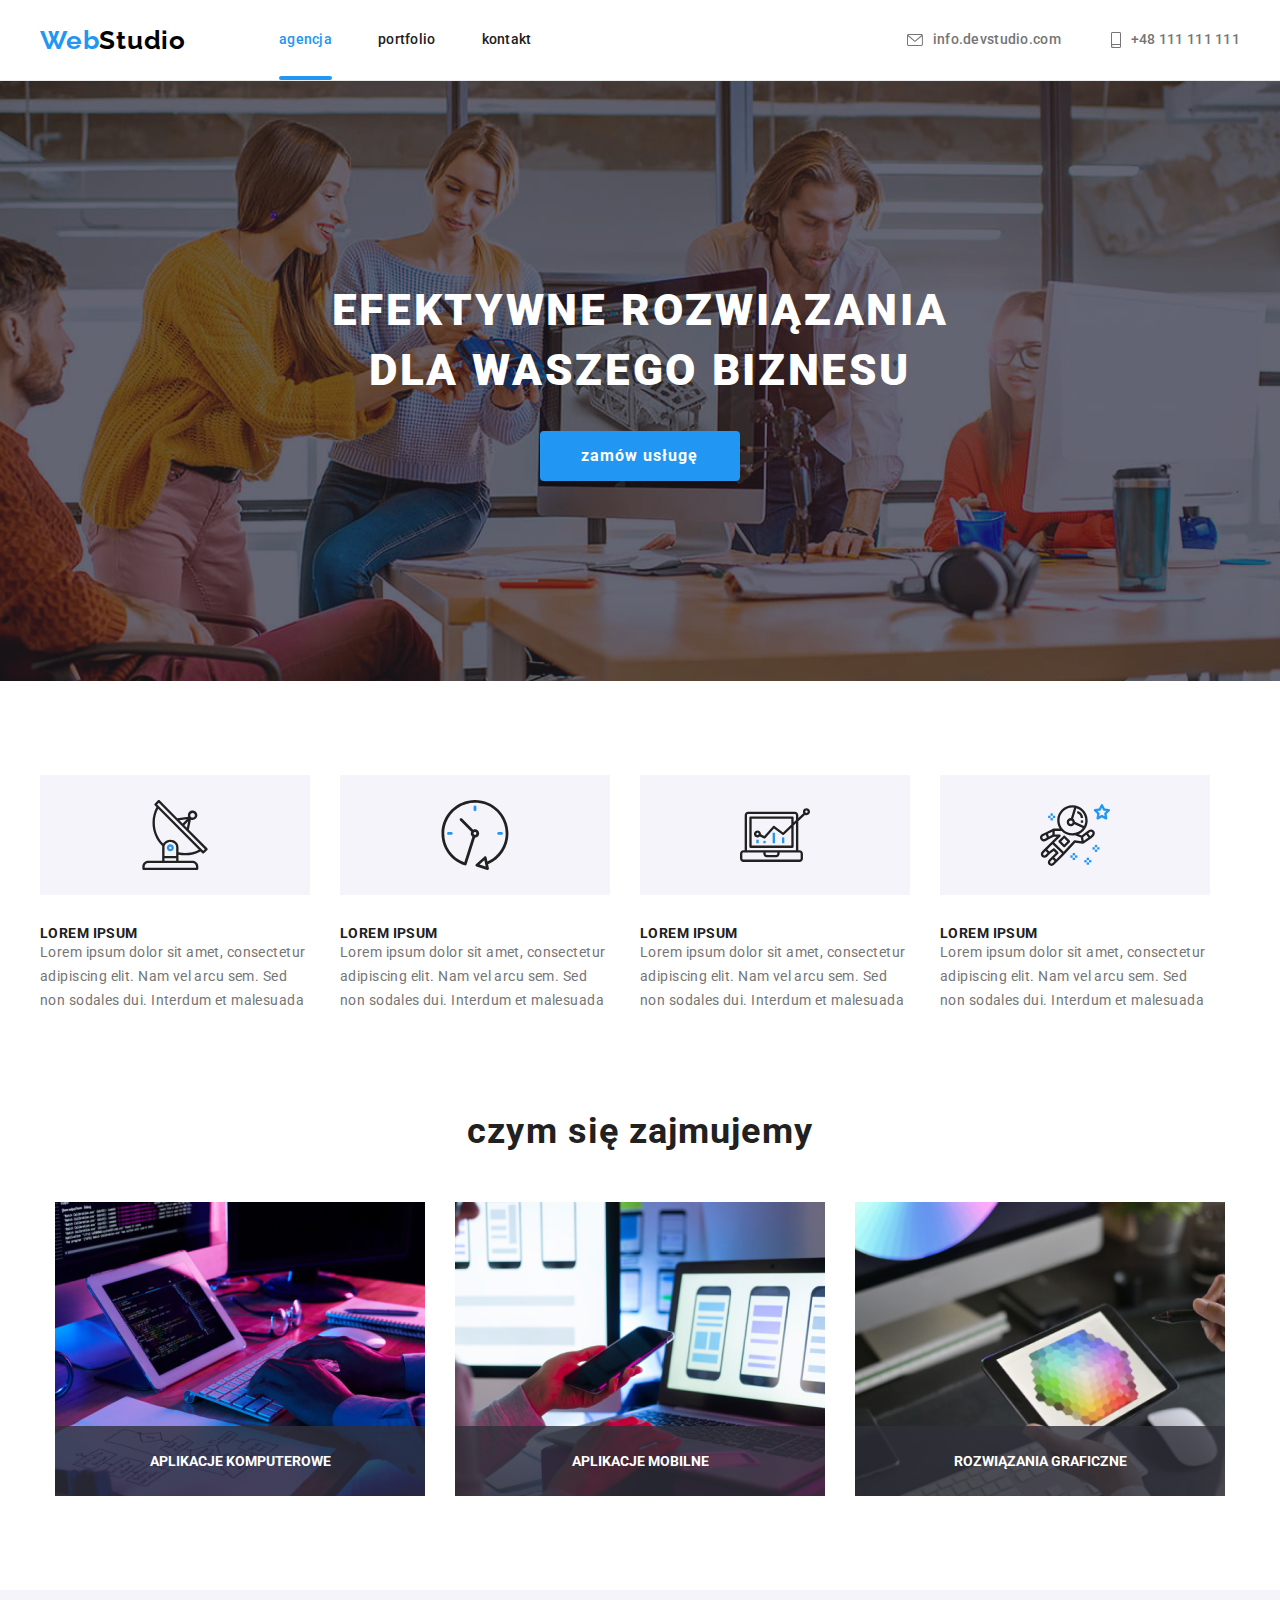
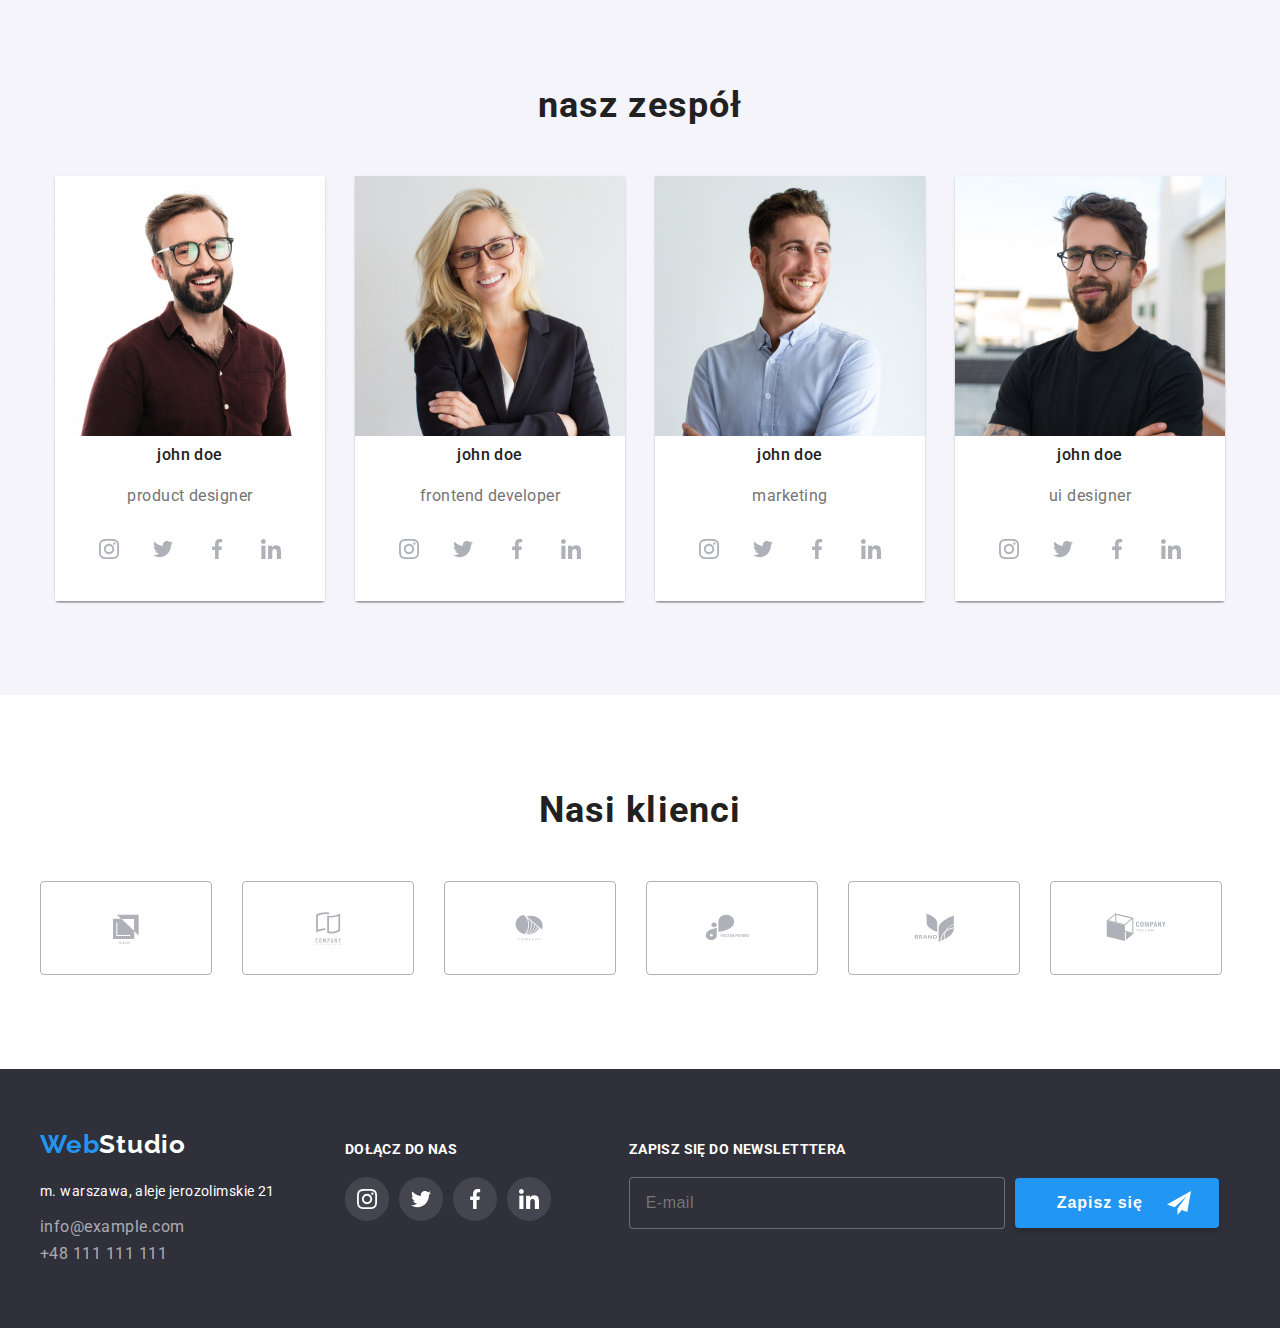
<file: index.html>
<!DOCTYPE html>
<html lang="pl">
  <head>
    <meta charset="UTF-8" />
    <meta http-equiv="X-UA-Compatible" content="IE=edge" />
    <meta name="viewport" content="width=device-width, initial-scale=1.0" />
    <title>webstudio</title>
    <link
      rel="stylesheet"
      href="https://cdnjs.cloudflare.com/ajax/libs/modern-normalize/1.1.0/modern-normalize.min.css"
      integrity="sha512-wpPYUAdjBVSE4KJnH1VR1HeZfpl1ub8YT/NKx4PuQ5NmX2tKuGu6U/JRp5y+Y8XG2tV+wKQpNHVUX03MfMFn9Q=="
      crossorigin="anonymous"
      referrerpolicy="no-referrer"
    />
    <link rel="stylesheet" href="css/styles.css" />
    <link rel="preconnect" href="https://fonts.googleapis.com" />
    <link rel="preconnect" href="https://fonts.gstatic.com" crossorigin />
    <link
      href="https://fonts.googleapis.com/css2?family=Raleway:wght@700&family=Roboto:wght@400;500;700;900&display=swap"
      rel="stylesheet"
    />
  </head>
  <body>
    <!-- header -->
    <header class="site-header">
      <div class="container flex-header">
        <div class="logo-links">
          <a class="logo" href="index.html">
            <span class="first-webstudio">Web</span
            ><span class="second-webstudio-header">Studio</span>
          </a>
          <nav>
            <ul class="header-links">
              <li>
                <a class="header-link active-link" href="index.html">agencja</a>
              </li>
              <li>
                <a class="header-link" href="portfolio.html">portfolio</a>
              </li>
              <li><a class="header-link" href="/kontakt">kontakt</a></li>
            </ul>
          </nav>
        </div>
        <ul class="contacts">
          <li class="contacts-svg">
            <a class="contact-mail" href="mailto:info.devstudio.com">
              <svg class="icon-envelope" width="16px" height="12px">
                <use href="./images/icons.svg#icon-envelope"></use>
              </svg>
              info.devstudio.com</a
            >
          </li>
          <li class="contacts-svg">
            <a class="contact-phone" href="tel:+48111111111">
              <svg class="icon-smartphone" width="10px" height="16px">
                <use href="./images/icons.svg#icon-smartphone-1"></use>
              </svg>
              +48 111 111 111
            </a>
          </li>
        </ul>
      </div>
    </header>
    <main>
      <section class="dark-bg">
        <div class="background-hero">
          <div class="background-gradient">
            <div class="header-and-button container">
              <h1 class="header">efektywne rozwiązania dla waszego biznesu</h1>
              <input
                class="main-button"
                type="button"
                value="zamów usługę"
                data-modal-open
              />
            </div>
          </div>
        </div>
      </section>
      <section>
        <div class="container">
          <ul class="text-list">
            <li class="whole-text">
              <div class="icons-background">
                <svg class="technology-svg" width="70px" height="70px">
                  <use href="./images/icons.svg#icon-antenna-1"></use>
                </svg>
              </div>
            </li>
            <li class="whole-text">
              <div class="icons-background">
                <svg class="technology-svg" width="70px" height="70px">
                  <use href="./images/icons.svg#icon-clock-1"></use>
                </svg>
              </div>
            </li>
            <li class="whole-text">
              <div class="icons-background">
                <svg class="technology-svg" width="70px" height="70px">
                  <use href="./images/icons.svg#icon-diagram-1"></use>
                </svg>
              </div>
            </li>
            <li class="whole-text">
              <div class="icons-background">
                <svg class="technology-svg" width="70px" height="70px">
                  <use href="./images/icons.svg#icon-astronaut-1"></use>
                </svg>
              </div>
            </li>
            <li class="whole-text">
              <h2 class="text-title">lorem ipsum</h2>
              <p class="text-description">
                Lorem ipsum dolor sit amet, consectetur adipiscing elit. Nam vel
                arcu sem. Sed non sodales dui. Interdum et malesuada
              </p>
            </li>
            <li class="whole-text">
              <h2 class="text-title">lorem ipsum</h2>
              <p class="text-description">
                Lorem ipsum dolor sit amet, consectetur adipiscing elit. Nam vel
                arcu sem. Sed non sodales dui. Interdum et malesuada
              </p>
            </li>
            <li class="whole-text">
              <h2 class="text-title">lorem ipsum</h2>
              <p class="text-description">
                Lorem ipsum dolor sit amet, consectetur adipiscing elit. Nam vel
                arcu sem. Sed non sodales dui. Interdum et malesuada
              </p>
            </li>
            <li class="whole-text">
              <h2 class="text-title">lorem ipsum</h2>
              <p class="text-description">
                Lorem ipsum dolor sit amet, consectetur adipiscing elit. Nam vel
                arcu sem. Sed non sodales dui. Interdum et malesuada
              </p>
            </li>
          </ul>
        </div>
      </section>
      <section>
        <div class="photos-about container">
          <h2 class="header-about">czym się zajmujemy</h2>

          <ul class="photos-list">
            <li>
              <div class="about-description">
                <img
                  class="about-photo"
                  src="images/keybord_and_paper.jpg"
                  alt="pracująca osoba pisząca na klawiaturze"
                  width="370"
                  height="294"
                />
                <div class="about-overlay">
                  <p class="photo-description-about">aplikacje komputerowe</p>
                </div>
              </div>
            </li>
            <li>
              <div class="about-description">
                <img
                  class="about-photo"
                  src="images/phone_and_laptop.jpg"
                  alt="osoba sprawdzająca telefon"
                  width="370"
                  height="294"
                />
                <div class="about-overlay">
                  <p class="photo-description-about">aplikacje mobilne</p>
                </div>
              </div>
            </li>
            <li>
              <div class="about-description">
                <img
                  class="about-photo"
                  src="images/tablet.jpg"
                  alt="osoba projektuje coś na tablecie"
                  width="370"
                  height="294"
                />
                <div class="about-overlay">
                  <p class="photo-description-about">rozwiązania graficzne</p>
                </div>
              </div>
            </li>
          </ul>
        </div>
      </section>
      <section class="team section">
        <div class="container">
          <h2 class="team-header">nasz zespół</h2>
          <ul class="team-list">
            <li class="team-item">
              <figure class="team-image">
                <img
                  class="team-image"
                  src="images/product_designer.jpg"
                  alt="product designer"
                  width="270"
                  height="260"
                />
                <figcaption>
                  <h3 class="team-name">john doe</h3>
                  <p class="team-job">product designer</p>
                  <div class="social-medias">
                    <div class="social-medias-background">
                      <svg class="team-social-icon" width="20px" height="20px">
                        <use href="./images/icons.svg#icon-instagram-2"></use>
                      </svg>
                    </div>
                    <div class="social-medias-background">
                      <svg class="team-social-icon" width="20px" height="20px">
                        <use href="./images/icons.svg#icon-twitter-1"></use>
                      </svg>
                    </div>
                    <div class="social-medias-background">
                      <svg class="team-social-icon" width="20px" height="20px">
                        <use href="./images/icons.svg#icon-facebook-1"></use>
                      </svg>
                    </div>
                    <div class="social-medias-background">
                      <svg class="team-social-icon" width="20px" height="20px">
                        <use href="./images/icons.svg#icon-linkedin-1"></use>
                      </svg>
                    </div>
                  </div>
                </figcaption>
              </figure>
            </li>
            <li class="team-item">
              <figure class="team-image">
                <img
                  class="team-image"
                  src="images/frontend_developer.jpg"
                  alt="frontend developer"
                  width="270"
                  height="260"
                />
                <figcaption>
                  <h3 class="team-name">john doe</h3>
                  <p class="team-job">frontend developer</p>
                  <div class="social-medias">
                    <div class="social-medias-background">
                      <svg class="team-social-icon" width="20px" height="20px">
                        <use href="./images/icons.svg#icon-instagram-2"></use>
                      </svg>
                    </div>
                    <div class="social-medias-background">
                      <svg class="team-social-icon" width="20px" height="20px">
                        <use href="./images/icons.svg#icon-twitter-1"></use>
                      </svg>
                    </div>
                    <div class="social-medias-background">
                      <svg class="team-social-icon" width="20px" height="20px">
                        <use href="./images/icons.svg#icon-facebook-1"></use>
                      </svg>
                    </div>
                    <div class="social-medias-background">
                      <svg class="team-social-icon" width="20px" height="20px">
                        <use href="./images/icons.svg#icon-linkedin-1"></use>
                      </svg>
                    </div>
                  </div>
                </figcaption>
              </figure>
            </li>
            <li class="team-item">
              <figure class="team-image">
                <img
                  class="team-image"
                  src="images/marketing.jpg"
                  alt="marketing"
                  width="270"
                  height="260"
                />
                <figcaption>
                  <h3 class="team-name">john doe</h3>
                  <p class="team-job">marketing</p>
                  <div class="social-medias">
                    <div class="social-medias-background">
                      <svg class="team-social-icon" width="20px" height="20px">
                        <use href="./images/icons.svg#icon-instagram-2"></use>
                      </svg>
                    </div>
                    <div class="social-medias-background">
                      <svg class="team-social-icon" width="20px" height="20px">
                        <use href="./images/icons.svg#icon-twitter-1"></use>
                      </svg>
                    </div>
                    <div class="social-medias-background">
                      <svg class="team-social-icon" width="20px" height="20px">
                        <use href="./images/icons.svg#icon-facebook-1"></use>
                      </svg>
                    </div>
                    <div class="social-medias-background">
                      <svg class="team-social-icon" width="20px" height="20px">
                        <use href="./images/icons.svg#icon-linkedin-1"></use>
                      </svg>
                    </div>
                  </div>
                </figcaption>
              </figure>
            </li>
            <li class="team-item">
              <figure class="team-image">
                <img
                  class="team-image"
                  src="images/ui_designer.jpg"
                  alt="ui designer"
                  width="270"
                  height="260"
                />
                <figcaption>
                  <h3 class="team-name">john doe</h3>
                  <p class="team-job">ui designer</p>
                  <div class="social-medias">
                    <div class="social-medias-background">
                      <svg class="team-social-icon" width="20px" height="20px">
                        <use href="./images/icons.svg#icon-instagram-2"></use>
                      </svg>
                    </div>
                    <div class="social-medias-background">
                      <svg class="team-social-icon" width="20px" height="20px">
                        <use href="./images/icons.svg#icon-twitter-1"></use>
                      </svg>
                    </div>
                    <div class="social-medias-background">
                      <svg class="team-social-icon" width="20px" height="20px">
                        <use href="./images/icons.svg#icon-facebook-1"></use>
                      </svg>
                    </div>
                    <div class="social-medias-background">
                      <svg class="team-social-icon" width="20px" height="20px">
                        <use href="./images/icons.svg#icon-linkedin-1"></use>
                      </svg>
                    </div>
                  </div>
                </figcaption>
              </figure>
            </li>
          </ul>
        </div>
      </section>
      <section class="section">
        <div class="container">
          <h2 class="our-customers">Nasi klienci</h2>
          <ul class="clients-list">
            <li class="client">
              <div class="client-box">
                <svg class="client-logo" width="106" height="60">
                  <use href="./images/icons.svg#icon-Client-1"></use>
                </svg>
              </div>
            </li>
            <li class="client">
              <div class="client-box">
                <svg class="client-logo" width="106" height="60">
                  <use href="./images/icons.svg#icon-Client-2"></use>
                </svg>
              </div>
            </li>
            <li class="client">
              <div class="client-box">
                <svg class="client-logo" width="106" height="60">
                  <use href="./images/icons.svg#icon-Client-3"></use>
                </svg>
              </div>
            </li>
            <li class="client">
              <div class="client-box">
                <svg class="client-logo" width="106" height="60">
                  <use href="./images/icons.svg#icon-Client-4"></use>
                </svg>
              </div>
            </li>
            <li class="client">
              <div class="client-box">
                <svg class="client-logo" width="106" height="60">
                  <use href="./images/icons.svg#icon-Client-5"></use>
                </svg>
              </div>
            </li>
            <li class="client">
              <div class="client-box">
                <svg class="client-logo" width="106" height="60">
                  <use href="./images/icons.svg#icon-Client-6"></use>
                </svg>
              </div>
            </li>
          </ul>
        </div>
      </section>
    </main>
    <div class="footer-background">
      <footer class="footer">
        <div class="footer-wrapper container">
          <div>
            <h2>
              <a class="logo" href="index.html">
                <span class="first-webstudio">Web</span
                ><span class="second-webstudio-footer">Studio</span></a
              >
            </h2>

            <address class="footer-links">
              <ul class="footer-list">
                <li>
                  <p class="address">m. warszawa, aleje jerozolimskie 21</p>
                </li>
                <li>
                  <a class="footer-link" href="mailto:info@example.com"
                    >info@example.com</a
                  >
                </li>
                <li>
                  <a class="footer-link" href="tel:+48111111111"
                    >+48 111 111 111</a
                  >
                </li>
              </ul>
            </address>
          </div>
          <div>
            <ul class="footer-medias">
              <li>
                <h3 class="join-us">dołącz do nas</h3>
                <div class="social-medias-footer">
                  <div class="social-medias-background">
                    <svg class="team-social-icon" width="20px" height="20px">
                      <use href="./images/icons.svg#icon-instagram-2"></use>
                    </svg>
                  </div>
                  <div class="social-medias-background">
                    <svg class="team-social-icon" width="20px" height="20px">
                      <use href="./images/icons.svg#icon-twitter-1"></use>
                    </svg>
                  </div>
                  <div class="social-medias-background">
                    <svg class="team-social-icon" width="20px" height="20px">
                      <use href="./images/icons.svg#icon-facebook-1"></use>
                    </svg>
                  </div>
                  <div class="social-medias-background">
                    <svg class="team-social-icon" width="20px" height="20px">
                      <use href="./images/icons.svg#icon-linkedin-1"></use>
                    </svg>
                  </div>
                </div>
              </li>
            </ul>
          </div>
          <div class="newsletter-section">
            <h3 class="sign-newsletter">zapisz się do newsletttera</h3>
            <div class="newsletter-wrapper">
              <div class="newsletter-item">
                <form>
                  <label class="email-footer" for="email">
                    <input
                    class="email-footer-description"
                      type="text"
                      name="email"
                      id="mail"
                      placeholder="E-mail"
                    />
                  </label>
                </form>
              </div>
              <div class="newsletter-item">
                <button class="button-footer" type="submit">
                  Zapisz się
                  <svg width="24" height="24" class="footer-icon">
                    <use href="./images/icons.svg#icon-send"></use>
                  </svg>
                </button>
              </div>
            </div>
          </div>
        </div>
      </footer>
    </div>
    <div class="backdrop is-hidden" data-modal>
      <div class="modal">
        <button class="modal-close" data-modal-close>&#10008;</button>

        <h4 class="modal-name">Zostaw swoje dane w formularzu poniżej</h4>

        <form class="contact-form" autocomplete="on">
          <div>
            <label class="label-description" for="name">
              Imie
              <svg width="18" height="18" class="form-icon">
                <use href="./images/icons.svg#icon-person-black"></use>
              </svg>
              <input
                class="form-description"
                type="text"
                name="name"
                id="name"
              />
            </label>
          </div>

          <div>
            <label class="label-description" for="tel">
              Telefon
              <svg width="18" height="18" class="form-icon">
                <use href="./images/icons.svg#icon-phone-black"></use>
              </svg>
              <input class="form-description" type="text" name="tel" id="tel" />
            </label>
          </div>

          <div>
            <label class="label-description" for="email">
              Email
              <svg width="18" height="18" class="form-icon">
                <use href="./images/icons.svg#icon-email-black"></use>
              </svg>
              <input
                class="form-description"
                type="text"
                name="email"
                id="email"
              />
            </label>
          </div>

          <div>
            <label class="label-description" for="comment">
              Komentarz
              <textarea
                class="form-comment"
                name="comment"
                placeholder="Wprowadź tekst"
                id="comment"
              ></textarea>
            </label>
          </div>
          <div class="statute">
            <label for="statute_form" class="statute-form">
              <input
                class="checkbox"
                type="checkbox"
                name="statute"
                id="statute_form"
              />
              <svg width="16" height="15" class="form-icon-check">
                <use href="./images/icons.svg#icon-check"></use>
              </svg>
              <span class="statute-info">
                Oświadczam iż akceptuję
                <a class="statute-link" href="#"> Regulamin </a>
                i
                <a class="statute-link" href="#">Politykę Prywatności.</a></span
              >
            </label>
            <button class="button-statute" type="submit">Wyślij</button>
          </div>
        </form>
      </div>
    </div>
    <script src="./js/modal.js"></script>
  </body>
</html>
</file>
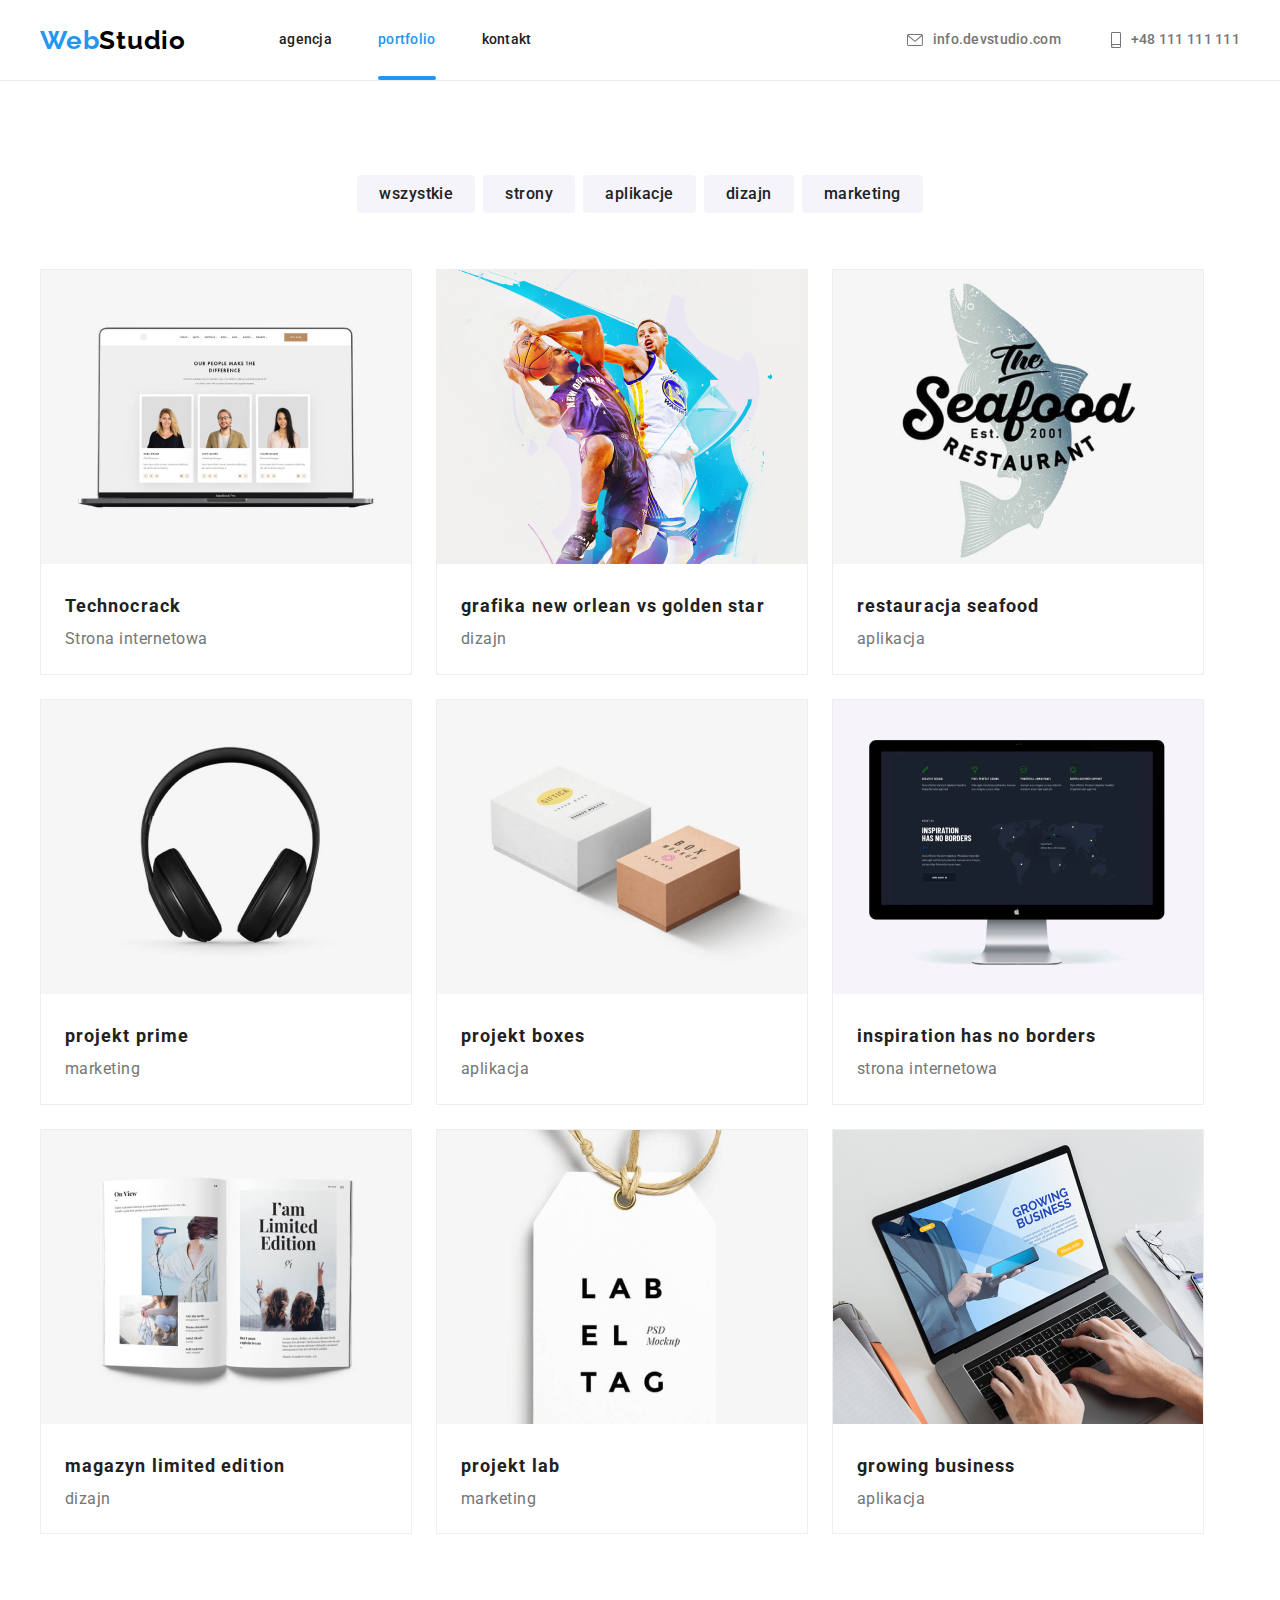
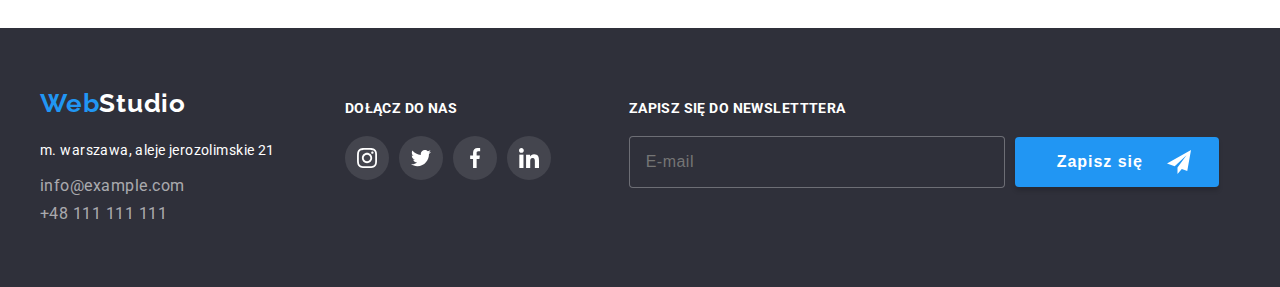
<file: portfolio.html>
<!DOCTYPE html>
<html lang="pl">
  <head>
    <meta charset="UTF-8" />
    <meta http-equiv="X-UA-Compatible" content="IE=edge" />
    <meta name="viewport" content="width=device-width, initial-scale=1.0" />
    <title>webstudio</title>
    <link
      rel="stylesheet"
      href="https://cdnjs.cloudflare.com/ajax/libs/modern-normalize/1.1.0/modern-normalize.min.css"
      integrity="sha512-wpPYUAdjBVSE4KJnH1VR1HeZfpl1ub8YT/NKx4PuQ5NmX2tKuGu6U/JRp5y+Y8XG2tV+wKQpNHVUX03MfMFn9Q=="
      crossorigin="anonymous"
      referrerpolicy="no-referrer"
    />
    <link rel="stylesheet" href="css/styles.css" />
    <link rel="preconnect" href="https://fonts.googleapis.com" />
    <link rel="preconnect" href="https://fonts.gstatic.com" crossorigin />
    <link
      href="https://fonts.googleapis.com/css2?family=Raleway:wght@700&family=Roboto:wght@400;500;700;900&display=swap"
      rel="stylesheet"
    />
  </head>
  <body>
    <!-- header -->
    <header class="site-header">
      <div class="container flex-header">
        <div class="logo-links">
          <a class="logo" href="index.html">
            <span class="first-webstudio">Web</span
            ><span class="second-webstudio-header">Studio</span>
          </a>
          <nav>
            <ul class="header-links">
              <li><a class="header-link" href="index.html">agencja</a></li>
              <li>
                <a class="header-link active-link-2" href="portfolio.html"
                  >portfolio</a
                >
              </li>
              <li><a class="header-link" href="/kontakt">kontakt</a></li>
            </ul>
          </nav>
        </div>
        <ul class="contacts">
          <li class="contacts-svg">
            <a class="contact-mail" href="mailto:info.devstudio.com">
              <svg class="icon-envelope" width="16px" height="12px">
                <use href="./images/icons.svg#icon-envelope"></use>
              </svg>
              info.devstudio.com</a
            >
          </li>
          <li class="contacts-svg">
            <a class="contact-phone" href="tel:+48111111111">
              <svg class="icon-smartphone" width="10px" height="16px">
                <use href="./images/icons.svg#icon-smartphone-1"></use>
              </svg>
              +48 111 111 111
            </a>
          </li>
        </ul>
      </div>
    </header>
    <main>
      <section>
        <div class="container">
          <ul class="header-navigation">
            <li>
              <input class="filter-button" type="button" value="wszystkie" />
            </li>
            <li>
              <input class="filter-button" type="button" value="strony" />
            </li>
            <li>
              <input class="filter-button" type="button" value="aplikacje" />
            </li>
            <li>
              <input class="filter-button" type="button" value="dizajn" />
            </li>
            <li>
              <input class="filter-button" type="button" value="marketing" />
            </li>
          </ul>
        </div>
      </section>
      <section class="projects">
        <div class="container">
          <ul class="projects-list">
            <li class="projects-item hidden-description">
              <figure class="projects-photo">
                <div class="box-figure">
                  <img
                    src="images/technocrack.jpg"
                    width="370"
                    height="294"
                    alt="Technocrack"
                  />
                  <div class="overlay-figure">
                    <p>
                      Technocrack jest popularną platformą wykorzystywaną do
                      rozpowszechniania koronawirusa. Firmy wykorzystują tę
                      platformę do celów szpiegowskich i ataków na
                      niezabezpieczone serwery konkurencji
                    </p>
                  </div>
                </div>
                <figcaption class="projects-description z-index-description">
                  <h3 class="projects-title">Technocrack</h3>
                  <span class="projects-category">Strona internetowa</span>
                </figcaption>
              </figure>
            </li>
            <li class="projects-item hidden-description">
              <figure class="projects-photo">
                <div class="box-figure">
                  <img
                    src="images/graphic.jpg"
                    width="370"
                    height="294"
                    alt="grafika new orlean vs golden star"
                  />
                  <div class="overlay-figure">
                    <p>
                      Technocrack jest popularną platformą wykorzystywaną do
                      rozpowszechniania koronawirusa. Firmy wykorzystują tę
                      platformę do celów szpiegowskich i ataków na
                      niezabezpieczone serwery konkurencji
                    </p>
                  </div>
                </div>
                <figcaption class="projects-description z-index-description">
                  <h3 class="projects-title">
                    grafika new orlean vs golden star
                  </h3>
                  <span class="projects-category">dizajn</span>
                </figcaption>
              </figure>
            </li>
            <li class="projects-item hidden-description">
              <figure class="projects-photo">
                <div class="box-figure">
                <img
                  src="images/restaurant.jpg"
                  width="370"
                  height="294"
                  alt="restauracja seafood"
                />
                <div class="overlay-figure">
                    <p>
                      Technocrack jest popularną platformą wykorzystywaną do
                      rozpowszechniania koronawirusa. Firmy wykorzystują tę
                      platformę do celów szpiegowskich i ataków na
                      niezabezpieczone serwery konkurencji
                    </p>
                  </div>
                </div>
                <figcaption class="projects-description z-index-description">
                  <h3 class="projects-title">restauracja seafood</h3>
                  <span class="projects-category">aplikacja</span>
                </figcaption>
              </figure>
            </li>
            <li class="projects-item hidden-description">
              <figure class="projects-photo">
                <div class="box-figure">
                <img
                  src="images/project_prime.jpg"
                  width="370"
                  height="294"
                  alt="projekt prime"
                />
                <div class="overlay-figure">
                    <p>
                      Technocrack jest popularną platformą wykorzystywaną do
                      rozpowszechniania koronawirusa. Firmy wykorzystują tę
                      platformę do celów szpiegowskich i ataków na
                      niezabezpieczone serwery konkurencji
                    </p>
                  </div>
                </div>
                <figcaption class="projects-description z-index-description">
                  <h3 class="projects-title">projekt prime</h3>
                  <span class="projects-category">marketing</span>
                </figcaption>
              </figure>
            </li>
            <li class="projects-item hidden-description">
              <figure class="projects-photo">
                <div class="box-figure">
                <img
                  src="images/project_boxes.jpg"
                  width="370"
                  height="294"
                  alt="projekt boxes"
                />
                <div class="overlay-figure">
                    <p>
                      Technocrack jest popularną platformą wykorzystywaną do
                      rozpowszechniania koronawirusa. Firmy wykorzystują tę
                      platformę do celów szpiegowskich i ataków na
                      niezabezpieczone serwery konkurencji
                    </p>
                  </div>
                </div>
                <figcaption class="projects-description z-index-description">
                  <h3 class="projects-title">projekt boxes</h3>
                  <span class="projects-category">aplikacja</span>
                </figcaption>
              </figure>
            </li>
            <li class="projects-item hidden-description">
              <figure class="projects-photo">
                <div class="box-figure">
                <img
                  src="images/inspiration.jpg"
                  width="370"
                  height="294"
                  alt="inspiration has no borders"
                />
                <div class="overlay-figure">
                    <p>
                      Technocrack jest popularną platformą wykorzystywaną do
                      rozpowszechniania koronawirusa. Firmy wykorzystują tę
                      platformę do celów szpiegowskich i ataków na
                      niezabezpieczone serwery konkurencji
                    </p>
                  </div>
                </div>
                <figcaption class="projects-description z-index-description">
                  <h3 class="projects-title">inspiration has no borders</h3>
                  <span class="projects-category">strona internetowa</span>
                </figcaption>
              </figure>
            </li>
            <li class="projects-item hidden-description">
              <figure class="projects-photo">
                <div class="box-figure">
                <img
                  src="images/magazine.jpg"
                  width="370"
                  height="294"
                  alt="magazyn limited edition"
                />
                <div class="overlay-figure">
                    <p>
                      Technocrack jest popularną platformą wykorzystywaną do
                      rozpowszechniania koronawirusa. Firmy wykorzystują tę
                      platformę do celów szpiegowskich i ataków na
                      niezabezpieczone serwery konkurencji
                    </p>
                  </div>
                </div>
                <figcaption class="projects-description z-index-description">
                  <h3 class="projects-title">magazyn limited edition</h3>
                  <span class="projects-category">dizajn</span>
                </figcaption>
              </figure>
            </li>
            <li class="projects-item hidden-description">
              <figure class="projects-photo">
                <div class="box-figure">
                <img
                  src="images/project_lab.jpg"
                  width="370"
                  height="294"
                  alt="projekt lab"
                />
                <div class="overlay-figure">
                    <p>
                      Technocrack jest popularną platformą wykorzystywaną do
                      rozpowszechniania koronawirusa. Firmy wykorzystują tę
                      platformę do celów szpiegowskich i ataków na
                      niezabezpieczone serwery konkurencji
                    </p>
                  </div>
                </div>
                <figcaption class="projects-description z-index-description">
                  <h3 class="projects-title">projekt lab</h3>
                  <span class="projects-category">marketing</span>
                </figcaption>
              </figure>
            </li>
            <li class="projects-item hidden-description">
              <figure class="projects-photo">
                <div class="box-figure">
                <img
                  src="images/growing_b.jpg"
                  width="370"
                  height="294"
                  alt="growing business"
                />
                <div class="overlay-figure">
                    <p>
                      Technocrack jest popularną platformą wykorzystywaną do
                      rozpowszechniania koronawirusa. Firmy wykorzystują tę
                      platformę do celów szpiegowskich i ataków na
                      niezabezpieczone serwery konkurencji
                    </p>
                  </div>
                </div>
                <figcaption class="projects-description z-index-description">
                  <h3 class="projects-title">growing business</h3>
                  <span class="projects-category">aplikacja</span>
                </figcaption>
              </figure>
            </li>
          </ul>
        </div>
      </section>
    </main>
    <div class="footer-background">
      <footer class="footer">
        <div class="footer-wrapper container">
          <div>
            <h2>
              <a class="logo" href="index.html">
                <span class="first-webstudio">Web</span
                ><span class="second-webstudio-footer">Studio</span></a
              >
            </h2>

            <address class="footer-links">
              <ul class="footer-list">
                <li>
                  <p class="address">m. warszawa, aleje jerozolimskie 21</p>
                </li>
                <li>
                  <a class="footer-link" href="mailto:info@example.com"
                    >info@example.com</a
                  >
                </li>
                <li>
                  <a class="footer-link" href="tel:+48111111111"
                    >+48 111 111 111</a
                  >
                </li>
              </ul>
            </address>
          </div>
          <div>
            <ul class="footer-medias">
              <li>
                <h3 class="join-us">dołącz do nas</h3>
                <div class="social-medias-footer">
                  <div class="social-medias-background">
                    <svg class="team-social-icon" width="20px" height="20px">
                      <use href="./images/icons.svg#icon-instagram-2"></use>
                    </svg>
                  </div>
                  <div class="social-medias-background">
                    <svg class="team-social-icon" width="20px" height="20px">
                      <use href="./images/icons.svg#icon-twitter-1"></use>
                    </svg>
                  </div>
                  <div class="social-medias-background">
                    <svg class="team-social-icon" width="20px" height="20px">
                      <use href="./images/icons.svg#icon-facebook-1"></use>
                    </svg>
                  </div>
                  <div class="social-medias-background">
                    <svg class="team-social-icon" width="20px" height="20px">
                      <use href="./images/icons.svg#icon-linkedin-1"></use>
                    </svg>
                  </div>
                </div>
              </li>
            </ul>
          </div>
          <div class="newsletter-section">
            <h3 class="sign-newsletter">zapisz się do newsletttera</h3>
            <div class="newsletter-wrapper">
              <div class="newsletter-item">
                <form>
                  <label class="email-footer" for="email">
                    <input
                    class="email-footer-description"
                      type="text"
                      name="mail"
                      id="mail"
                      placeholder="E-mail"
                    />
                  </label>
                </form>
              </div>
              <div class="newsletter-item">
                <button class="button-footer" type="submit">
                  Zapisz się
                  <svg width="24" height="24" class="footer-icon">
                    <use href="./images/icons.svg#icon-send"></use>
                  </svg>
                </button>
              </div>
            </div>
          </div>
        </div>
      </footer>
    </div>
  </body>
</html>
</file>
<file: css/styles.css>
:root {
  --brand-color: #212121;
  --white-color: #ffffff;
  --blue-color: #2196f3;
  --grey-color: #2f303a;
  --white2-color: #f5f4fa;
  --brown-color: #757575;
  --black-color: #000000;
  --border-color: #ececec;
  --social-media-color: #afb1b8;
}
* {
  margin: 0px;
  padding: 0px;
}
body {
  font-family: "roboto", "sans-serif";
  color: #212121;
}
.container {
  max-width: 1200px;
  margin: 0 auto;
  padding-left: 15px;
  padding-right: 15px;
}
.section {
  padding-bottom: 94px;
  padding-top: 94px;
}

/* header */
.logo {
  text-decoration: none;
  cursor: pointer;
}

.first-webstudio {
  color: var(--blue-color);
  font-family: "Raleway", sans-serif;
  font-weight: 700;
  font-size: 26px;
  line-height: 1.19;
  letter-spacing: 0.03em;
}
.second-webstudio-header {
  color: var(--black-color);
  font-family: "Raleway", sans-serif;
  font-weight: 700;
  font-size: 26px;
  line-height: 1.19;
  letter-spacing: 0.03em;
}

.logo:focus {
  color: var(--blue-color);
}
.header-links {
  list-style: none;
}
.header-link {
  color: var(--brand-color);
  font-weight: 500;
  font-size: 14px;
  line-height: 1.14;
  letter-spacing: 0.02em;
  text-decoration: none;
}
.header-link:hover {
  color: var(--blue-color);
}
.contacts {
  list-style: none;
}
.contact-mail,
.contact-phone {
  font-family: "roboto", sans-serif;
  font-weight: 500;
  font-size: 14px;
  line-height: 1.14;
  letter-spacing: 0.02em;
  text-decoration: none;
  color: var(--brown-color);
}

.contact-mail:hover {
  color: var(--blue-color);
}
.contact-phone:hover {
  color: var(--blue-color);
}
/* title button */

.background-hero {
  background-image: url("../images/background_photo.jpg");
  background-position: center;
  background-size: cover;
  margin: 0 auto;
  max-width: 1600px;
}
.background-gradient {
background: rgba(47, 48, 58, 0.4);
}
.header-and-button {
  display: flex;
  align-items: center;
  flex-direction: column;
  justify-content: center;
  padding-top: 200px;
  padding-bottom: 200px;
}
.header {
  color: var(--white-color);
  font-weight: 900;
  font-size: 44px;
  line-height: 1.36;
  letter-spacing: 0.06em;
  text-transform: uppercase;
  text-align: center;
  width: 696px;
  height: 120px;
}
.main-button {
  cursor: pointer;
  color: var(--white-color);
  font-weight: 700;
  font-size: 16px;
  line-height: 1.89;
  letter-spacing: 0.06em;
  background: #2196f3;
  box-shadow: 0px 4px 4px rgba(0, 0, 0, 0.15);
  border-radius: 4px;
  border: none;
  font-family: inherit;
  padding: 10px 42px 10px 41px;
  margin-top: 30px;
}
.text-list {
  list-style: none;
  display: flex;
  padding: 0px;
  margin: 0px;
  gap: 30px;
  padding-top: 94px;
  /* padding-left: 15px; */
  flex-wrap: wrap;
  max-width: 1215px;
  align-items: center;
}
.icons-background {
  width: 270px;
  height: 120px;
  background-color: var(--white2-color);
  display: flex;
  align-items: center;
  justify-content: center;
}

.whole-text {
  display: inline-block;
}
.text-title {
  color: var(--brand-color);
  font-weight: 700;
  font-size: 14px;
  line-height: 1.17;
  letter-spacing: 0.03em;
  text-transform: uppercase;
  line-height: 16px;
  box-sizing: border-box;
  display: flex;
  width: 270px;
  height: 16px;
}
.text-description {
  color: var(--brown-color);
  font-weight: 400;
  font-size: 14px;
  line-height: 1.71;
  letter-spacing: 0.03em;
  display: flex;
  width: 270px;
  height: 75px;
}
.header-about,
.team-header {
  color: var(--brand-color);
  font-weight: 700;
  font-size: 36px;
  line-height: 1.17;
  letter-spacing: 0.03em;
  text-align: center;
  margin-bottom: 50px;
}

.photos-about {
  padding-top: 94px;
  margin-bottom: 94px;
}

.photos-list {
  list-style: none;
  padding: 0px;
  display: flex;
  text-align: center;
  gap: 30px;
  padding-left: 15px;
}
.team {
  background-color: var(--white2-color);
}
.team-image {
  margin: 0px;
  background-color: var(--white-color);
}
.team-list {
  list-style: none;
  display: flex;
  gap: 30px;
  /* justify-content: space-evenly; */
  padding-left: 15px;
  text-align: center;
}
.team-item {
  max-width: 100%;
  padding: 0px;
  margin: 0px;
  box-shadow: 0px 1px 3px rgba(0, 0, 0, 0.12), 0px 1px 1px rgba(0, 0, 0, 0.14),
    0px 2px 1px rgba(0, 0, 0, 0.2);
  border-radius: 0px 0px 4px 4px;
}
.team-name {
  color: var(--brand-color);
  font-weight: 500;
  font-size: 16px;
  line-height: 1.89;
  letter-spacing: 0.03em;
  margin-bottom: 10px;
}

.team-job {
  color: var(--brown-color);
  font-weight: 400;
  font-size: 16px;
  line-height: 1.89;
  letter-spacing: 0.03em;
  padding-bottom: 16px;
  margin-top: 10px;
  margin-bottom: 0px;
}
.footer-background {
  background-color: var(--grey-color);
}
.footer {
  padding-bottom: 60px;
  padding-top: 60px;
}
.second-webstudio-footer {
  color: var(--white-color);
  font-family: "Raleway", sans-serif;
  font-weight: 700;
  font-size: 26px;
  line-height: 1.19;
  letter-spacing: 0.03em;
}
.footer-list {
  list-style: none;
  padding-inline-start: 0px;
  display: block;
}
.address {
  color: var(--white-color);
  font-weight: 400;
  font-size: 14px;
  line-height: 1.71;
  letter-spacing: 0.03em;
  font-style: normal;
  margin-bottom: 9px;
  margin-top: 20px;
}

.footer-link {
  color: rgba(255, 255, 255, 0.6);
  font-weight: 400;
  font-size: 14;
  line-height: 1.71;
  letter-spacing: 0.03em;
  font-style: normal;
  text-decoration: none;
  gap: 9px;
}
.header-navigation {
  list-style: none;
  display: flex;
  gap: 8px;
  padding-top: 94px;
  margin: 0px;
  padding-inline-start: 0px;
  justify-content: center;
  align-items: center;
}
.filter-button {
  color: var(--brand-color);
  font-weight: 500;
  font-size: 16px;
  line-height: 1.63;
  letter-spacing: 0.03em;
  background: #f5f4fa;
  border-radius: 4px;
  border: none;
  cursor: pointer;
  font-family: inherit;
  padding: 6px 22px 6px 22px;
}
.filter-button:hover,
.filter-button:focus {
  background-color: var(--blue-color);
  color: var(--white-color);
  box-shadow: 0px 3px 1px rgba(0, 0, 0, 0.1), 0px 1px 2px rgba(0, 0, 0, 0.08),
    0px 2px 2px rgba(0, 0, 0, 0.12);
  border-radius: 4px;
}
.projects-list {
  list-style: none;
  display: flex;
  flex-wrap: wrap;
  padding-inline-start: 0px;
  gap: 24px;
  padding-top: 56px;
  padding-bottom: 94px;
}
.projects-photo {
  margin: 0px;
  border: 1px solid #eeeeee;
}
.projects-description {
  padding-top: 20px;
  padding-bottom: 20px;
  padding-left: 24px;
}
.projects-title {
  color: var(--brand-color);
  font-weight: 700;
  font-size: 18px;
  line-height: 2;
  letter-spacing: 0.06em;
}
.projects-category {
  color: var(--brown-color);
  font-weight: 400;
  font-size: 16px;
  line-height: 1.86;
  letter-spacing: 0.03em;
}
.projects-item:hover {
  box-shadow: 0px 1px 1px rgba(0, 0, 0, 0.12), 0px 4px 4px rgba(0, 0, 0, 0.06),
    1px 4px 6px rgba(0, 0, 0, 0.16);
  cursor: pointer;
}

/* flexbox-header */
.site-header {
  border-bottom: 1px solid var(--border-color);
}
.flex-header {
  display: flex;
  justify-content: space-between;
  align-items: center;
}
.logo-links {
  display: flex;
  align-items: center;
}
.header-links {
  display: flex;
  padding: 0px;
  margin-left: 93px;
  margin-top: 32px;
  margin-bottom: 32px;
  gap: 46px;
}
.header-links li {
  display: flex;
}
.contacts {
  display: flex;
  gap: 50px;
}
.contacts li {
  display: flex;
}
/* icons svg */
.icon-envelope {
  --brown-color: currentColor;
  fill: var(--brown-color);
  vertical-align: middle;
}

.contact-mail,
.contact-phone {
  display: flex;
  gap: 10px;
  align-items: center;
  justify-content: center;
}
.icon-smartphone {
  --brown-color: currentColor;
  fill: var(--brown-color);
  vertical-align: middle;
}
/* social media svg */
.social-medias {
  display: flex;
  justify-content: center;
  fill: var(--social-media-color);
  padding-bottom: 30px;
  gap: 10px;
}

.social-medias-background {
  width: 44px;
  height: 44px;
  background-color: var(--white-color);
  display: flex;
  align-items: center;
  justify-content: center;
  border-radius: 50%;
  cursor: pointer;
}
.social-medias-background:hover {
  background-color: var(--blue-color);
  fill: var(--white-color);
}
/* nasi klienci */
.our-customers {
  color: var(--brand-color);
  font-weight: 700;
  font-size: 36px;
  line-height: 1.17;
  letter-spacing: 0.03em;
  text-align: center;
  margin-bottom: 50px;
}
.clients-list {
  list-style: none;
  display: flex;
  gap: 30px;
}
.client-box {
  padding: 16px 32px 16px 32px;
  border: 1px solid var(--social-media-color);
  border-radius: 4px;
  display: flex;
  align-items: center;
  justify-content: center;
  cursor: pointer;
}
.client-logo {
  fill: var(--social-media-color);
  --brown-color: currentColor;
}
.client-box:hover {
  fill: var(--blue-color);
  border-color: var(--blue-color);
}
.client-box:hover svg {
  fill: var(--blue-color);
}
/* footer social media */
.join-us {
  color: var(--white-color);
  font-weight: 700;
  font-size: 14px;
  padding-top: 12px;
  letter-spacing: 0.03em;
  text-transform: uppercase;
}

.footer-medias {
  list-style: none;
  margin-left: 70px;
}
.footer-wrapper {
  display: flex;
}
.social-medias-footer {
  display: flex;
  justify-content: center;
  fill: var(--white-color);
  padding-top: 20px;
  gap: 10px;
}
.social-medias-background {
  width: 44px;
  height: 44px;
  background: rgba(255, 255, 255, 0.1);
  display: flex;
  align-items: center;
  justify-content: center;
  border-radius: 50%;
  cursor: pointer;
}

.about-description {
  position: relative;
  overflow: hidden;
}
.about-overlay {
  position: absolute;
  color: var(--white-color);
  bottom: 0;
  left: 0;
  width: 100%;
  height: 70px;
  background-color: rgba(47, 48, 58, 0.8);
  font-weight: 700;
  font-size: 14px;
  line-height: 16.5px;
  text-transform: uppercase;
  text-align: center;
}
.photo-description-about {
  padding-top: 27px;
}
.about-photo {
  display: block;
}

.active-link {
  position: relative;
  color: var(--blue-color);
}

.active-link::after {
  content: "";
  position: absolute;
  bottom: 0;
  left: 0;
  width: 53px;
  height: 4px;
  background-color: var(--blue-color);
  border-radius: 2px;
  margin-bottom: -32px;
}

.active-link-2 {
  position: relative;
  color: var(--blue-color);
}

.active-link-2::after {
  content: "";
  position: absolute;
  bottom: 0;
  left: 0;
  width: 58px;
  height: 4px;
  background-color: var(--blue-color);
  border-radius: 2px;
  margin-bottom: -32px;
}
/* modal button */
.is-hidden {
  pointer-events: none;
  visibility: hidden;
  opacity: 0;
}

.backdrop {
  position: fixed;
  left: 0;
  top: 0;
  width: 100%;
  height: 100%;
  background-color: rgba(0, 0, 0, 0.5);
  transition: opacity 1s ease, visibility 1s ease;

}

.modal {
  position: absolute;
  top: 50%;
  left: 50%;
  max-width: 528px;
  min-height: 581px;
  background-color: var(--white-color);
  box-shadow: 0px 1px 3px rgba(0, 0, 0, 0.12), 0px 1px 1px rgba(0, 0, 0, 0.14),
    0px 2px 1px rgba(0, 0, 0, 0.2);
  border-radius: 4px;
  transform: translate(-50%, -50%) scale(1);
  transition-property: transform;
  transition-duration: 1s;
  transition-timing-function: ease;
}

.backdrop.is-hidden .modal {
  transform: translate(-50%, -50%) scale(0.4);
}

.modal-close {
  position: absolute;
  top: 8px;
  right: 8px;
  width: 30px;
  height: 30px;
  border: 1px solid rgba(0, 0, 0, 0.1);
  background-color: var(--white-color);
  border-radius: 50%;
  cursor: pointer;
  
}

.hidden-description {
  position: relative;
  overflow: hidden;
  z-index: 1;
}
.overlay-figure {
  display: flex;
  align-items: center;
  justify-content: center;
  position: absolute;
  top: 0;
  left: 0;
  width: 100%;
  height: 100%;
  background-color: var(--blue-color);
  transform: translatey(101%);
  transition: transform 250ms cubic-bezier(0.4, 0, 0.2, 1);
  border: 0;
  z-index: 1;
  font-size: 0;
  padding: 20px 49px;
}

.overlay-figure > p {
  font-weight: 400;
  font-size: 18px;
  line-height: 1.5;
  letter-spacing: 0, 3em;
  color: var(--white-color);
}

.box-figure {
  position: relative;
  overflow: hidden;
}

.hidden-description:hover .box-figure .overlay-figure {
  transform: translatey(0);
}

.z-index-description {
  z-index: 3;
  position: relative;
  background-color: var(--white-color);
}

/* modal */
.modal-name {
    font-weight: 700;
    font-size: 20px;
    line-height: 1.17;
    letter-spacing: 0.03em;
    margin-top: 40px;
    margin-bottom: 12px;
    text-align: center;
}

.contact-form {
    display: flex;
    flex-direction: column;
    gap: 10px;
    margin: 0 40px;
}

.label-description {
    font-weight: 400;
    font-size: 12px;
    line-height: 1.17;
    letter-spacing: 0.01em;
    color: var(--brown-color);
    position: relative;
    display: flex;
    flex-direction: column;
    gap: 4px;
}

.form-comment {
    font-weight: 400;
    font-size: 12px;
    line-height: 1.17;
    letter-spacing: 0.01em;
    width: 448px;
    height: 120px;
    border: 1px solid rgba(33, 33, 33, 0.2);
    border-radius: 4px;
    resize: none;
    padding: 12px 16px;
    outline: none;
}

.form-icon {
    fill: var(--brand-color);
    position: absolute;
    bottom: 11px;
    left: 15px;
    transition: fill 250ms cubic-bezier(0.4, 0, 0.2, 1);
}

.form-description {
    width: 448px;
    height: 40px;
    border: 1px solid rgba(33, 33, 33, 0.2);
    border-radius: 4px;
    padding: 11px 12px 11px 42px;
    outline: none;
    transition: border-color 250ms cubic-bezier(0.4, 0, 0.2, 1);
}

.label-description:focus-within .form-description {
    border-color: var(--blue-color);
}

.label-description:focus-within .form-icon {
    fill: var(--blue-color);
}

.label-description:focus-within .form-comment {
    border-color: var(--blue-color);
}

.statute {
    margin-top: 20px;
    display: inline;
    text-align: center;
    justify-content: center;
}

.statute-info {
    font-weight: 400;
    font-size: 14px;
    line-height: 1.71;
    letter-spacing: 0.03em;
}

.statute-link {
    text-decoration: underline;
    color: var(--blue-color);
}

.button-statute {
    font-weight: 700;
    font-size: 16px;
    color: var(--white-color);
    background-color: var(--blue-color);
    outline: none;
    border: none;
    border-radius: 4px;
    letter-spacing: 0.06em;
    width: 200px;
    height: 50px;
    cursor: pointer;
    text-align: center;
    box-shadow: 0px 4px 4px rgba(0, 0, 0, 0.15);
    margin-bottom: 40px;
    margin-top: 30px;
    padding: 0;
}

.statute-form {
    position: relative;
}

.checkbox {
    fill: var(--white-color);
    border: 2px solid var(--black-color);
    border-radius: 2px;
    width: 16px;
    height: 15px;
    appearance: none;
    margin-left: auto;
    margin-right: 7px; 
}

.form-icon-check {
    position: absolute;
    left: 0px;
    bottom: 4px;
    opacity: 0;
    border-radius: 4px;
    
    
}

.checkbox:checked + .form-icon-check {
    background-color: var(--blue-color);
    border-color: var(--blue-color);
    opacity: 1;
}

/* footer form fill */

.newsletter-section {
  margin-left: 78px;
 
}
.sign-newsletter {
  color: var(--white-color);
  font-weight: 700;
  font-size: 14px;
  padding-top: 12px;
  letter-spacing: 0.03em;
  text-transform: uppercase;
}
.newsletter-wrapper {
  display: flex;
  align-items: center;
  justify-content: center;
  margin-top: 20px;
}
.email-footer-description {
width: 358px;
height: 50px;
border-radius: 4px;
border: 1px solid rgba(255, 255, 255, 0.3);
background-color: var(--grey-color);
padding-left: 16px;
font-weight: 400;
font-size: 16px;
line-height: 20px;
letter-spacing: 0.03em;
color: rgba(255, 255, 255, 0.6);
}
.button-footer {
  display: flex;
  align-items: center;
  gap: 24px;
  padding: 10px 28px 10px 42px;
  background-color: var(--blue-color);
  box-shadow: 0px 4px 4px rgba(0, 0, 0, 0.15);
  border-radius: 4px;
  margin-left: 10px;
  border: 0px;
  font-weight: 700;
  font-size: 16px;
  line-height: 30px;
  letter-spacing: 0.06em;
  color: var(--white-color);
  cursor: pointer;
}
</file>
